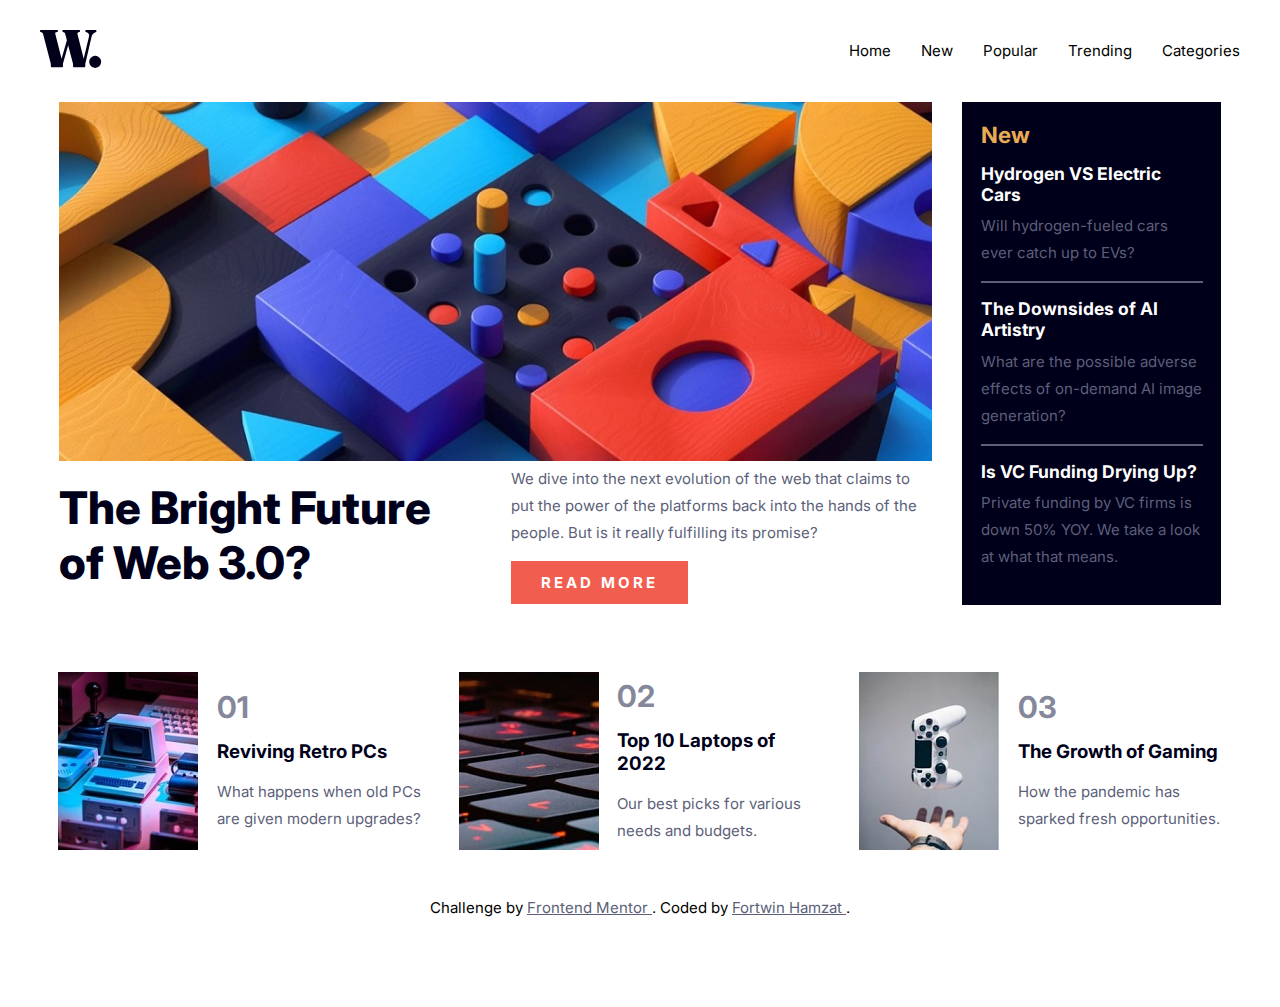
<file: index.html>
<!DOCTYPE html>
<html lang="en">
<head>
    <meta charset="UTF-8">
    <meta http-equiv="X-UA-Compatible" content="IE=edge">
    <meta name="viewport" content="width=device-width, initial-scale=1.0">
    <title>News Homepage</title>
    <link rel="stylesheet" href="./style.css">
</head>
<body>
    <header class="header">
        <div>
            <img src="./assets/images/logo.svg" alt="">
        </div>

        <nav>


            <button id="menu-close">
                <img src="./assets/images/icon-menu-close.svg" alt="">
            </button>
            <ul>
                <li>Home</li>
                <li>New</li>
                <li>Popular</li>
                <li>Trending</li>
                <li>Categories</li>
            </ul>
        </nav>



        <div class="menu-button">
            <button id="menu-button">
                <img src="./assets/images/icon-menu.svg" alt="">
            </button>
        </div>
    </header>


    <section class="showcase">

        <div>
            <picture>
                <source media="(min-width: 768px)" srcset="./assets/images/image-web-3-desktop.jpg" alt="">
                <img src="./assets/images/image-web-3-mobile.jpg" alt="">
            </picture>

            <article>
                <h1>The Bright Future of Web 3.0?</h1>

                <div>
                    <p>
                        We dive into the next evolution of the web that claims to put the power of the platforms back into the hands of the people. 
                        But is it really fulfilling its promise?
                    </p>


                    <button>Read more</button>
                </div>
            </article>
        </div>



        <div>
            <h2>New </h2>
            <article>
                <h3>Hydrogen VS Electric Cars</h3>
                <p>Will hydrogen-fueled cars ever catch up to EVs? </p>
            </article>


            <article>
                <h3>The Downsides of AI Artistry</h3>
                <p>What are the possible adverse effects of on-demand AI image generation?</p>
            </article>


            <article>
                <h3>Is VC Funding Drying Up?</h3>
                <p>Private funding by VC firms is down 50% YOY. We take a look at what that means.</p>
            </article>
        </div>
    </section>



    <div class="cards">
        <article>

            <img src="./assets/images/image-retro-pcs.jpg" alt="">
            <div>
                <span> 01</span>
                <h4> Reviving Retro PCs</h4>
                <p> What happens when old PCs are given modern upgrades?</p>

            </div>

        </article>

        <article>

            <img src="./assets/images/image-top-laptops.jpg" alt="">
            <div>
                <span> 02</span>
                <h4> Top 10 Laptops of 2022</h4>
                <p>Our best picks for various needs and budgets.</p>
            </div>

        </article>


        <article>

            <img src="./assets/images/image-gaming-growth.jpg" alt="">

            <div>
                <span> 03</span>
                <h4>The Growth of Gaming</h4>
                <p>How the pandemic has sparked fresh opportunities.</p>

            </div>
            

        </article>
    </div>

    <div class="attribution">
        Challenge by <a href="https://www.frontendmentor.io?ref=challenge" target="_blank">Frontend Mentor </a>. 
        Coded by 
        <a href="https://twitter.com/fortwin___"> Fortwin Hamzat </a>.
    </div>
    <script src="./index.js"></script>
</body>
</html>
</file>
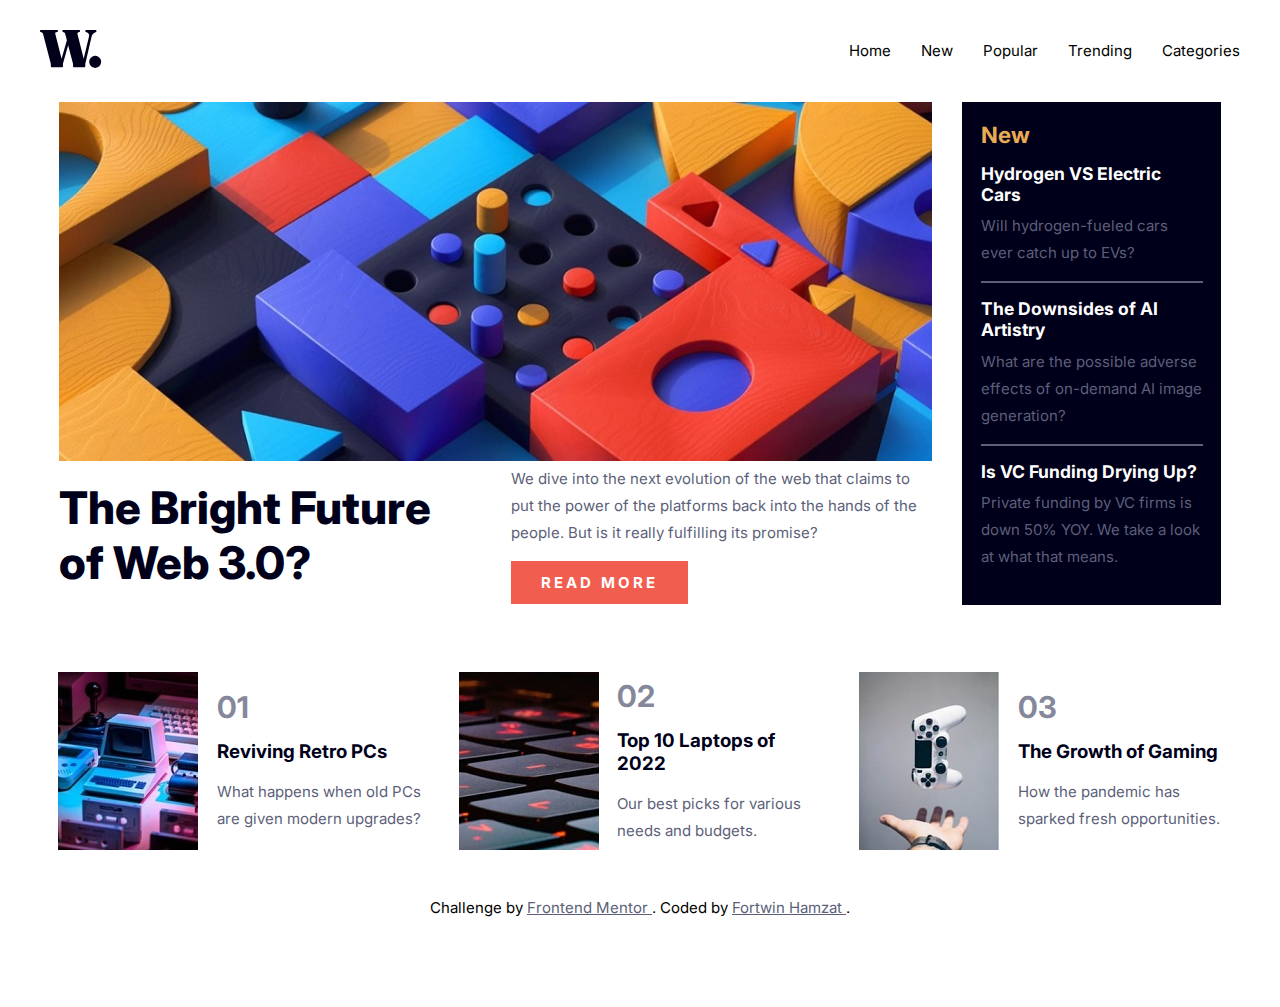
<file: news-homepage-main/index.html>
<!DOCTYPE html>
<html lang="en">
<head>
    <meta charset="UTF-8">
    <meta http-equiv="X-UA-Compatible" content="IE=edge">
    <meta name="viewport" content="width=device-width, initial-scale=1.0">
    <title>News Homepage</title>
    <link rel="stylesheet" href="./style.css">
</head>
<body>
    <header class="header">
        <div>
            <img src="./assets/images/logo.svg" alt="">
        </div>

        <nav>


            <button id="menu-close">
                <img src="./assets/images/icon-menu-close.svg" alt="">
            </button>
            <ul>
                <li>Home</li>
                <li>New</li>
                <li>Popular</li>
                <li>Trending</li>
                <li>Categories</li>
            </ul>
        </nav>



        <div class="menu-button">
            <button id="menu-button">
                <img src="./assets/images/icon-menu.svg" alt="">
            </button>
        </div>
    </header>


    <section class="showcase">

        <div>
            <picture>
                <source media="(min-width: 768px)" srcset="./assets/images/image-web-3-desktop.jpg" alt="">
                <img src="./assets/images/image-web-3-mobile.jpg" alt="">
            </picture>

            <article>
                <h1>The Bright Future of Web 3.0?</h1>

                <div>
                    <p>
                        We dive into the next evolution of the web that claims to put the power of the platforms back into the hands of the people. 
                        But is it really fulfilling its promise?
                    </p>


                    <button>Read more</button>
                </div>
            </article>
        </div>



        <div>
            <h2>New </h2>
            <article>
                <h3>Hydrogen VS Electric Cars</h3>
                <p>Will hydrogen-fueled cars ever catch up to EVs? </p>
            </article>


            <article>
                <h3>The Downsides of AI Artistry</h3>
                <p>What are the possible adverse effects of on-demand AI image generation?</p>
            </article>


            <article>
                <h3>Is VC Funding Drying Up?</h3>
                <p>Private funding by VC firms is down 50% YOY. We take a look at what that means.</p>
            </article>
        </div>
    </section>



    <div class="cards">
        <article>

            <img src="./assets/images/image-retro-pcs.jpg" alt="">
            <div>
                <span> 01</span>
                <h4> Reviving Retro PCs</h4>
                <p> What happens when old PCs are given modern upgrades?</p>

            </div>

        </article>

        <article>

            <img src="./assets/images/image-top-laptops.jpg" alt="">
            <div>
                <span> 02</span>
                <h4> Top 10 Laptops of 2022</h4>
                <p>Our best picks for various needs and budgets.</p>
            </div>

        </article>


        <article>

            <img src="./assets/images/image-gaming-growth.jpg" alt="">

            <div>
                <span> 03</span>
                <h4>The Growth of Gaming</h4>
                <p>How the pandemic has sparked fresh opportunities.</p>

            </div>
            

        </article>
    </div>

    <div class="attribution">
        Challenge by <a href="https://www.frontendmentor.io?ref=challenge" target="_blank">Frontend Mentor </a>. 
        Coded by 
        <a href="https://twitter.com/fortwin___"> Fortwin Hamzat </a>.
    </div>
    <script src="./index.js"></script>
</body>
</html>
</file>
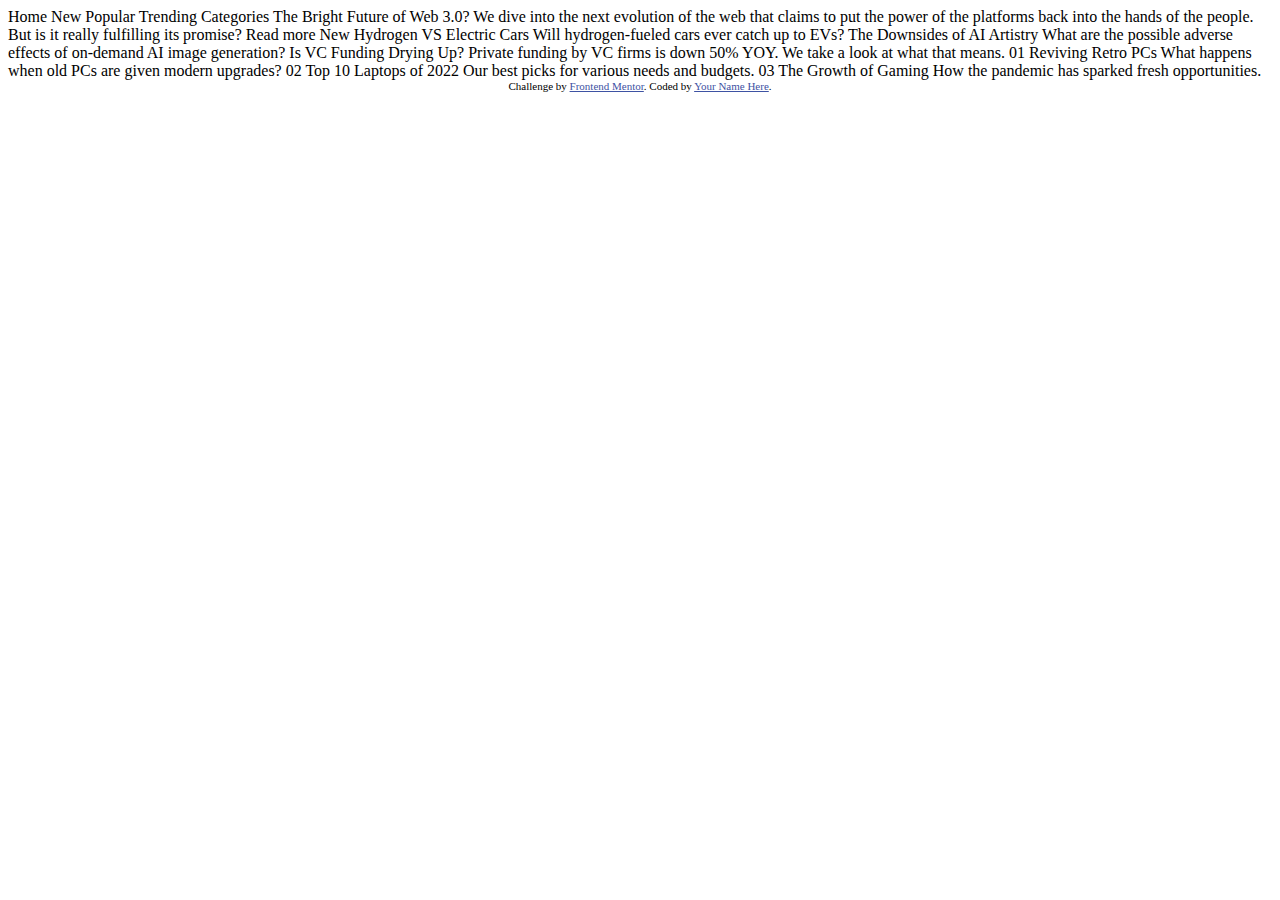
<file: sample.html>
<!DOCTYPE html>
<html lang="en">
<head>
  <meta charset="UTF-8">
  <meta name="viewport" content="width=device-width, initial-scale=1.0"> <!-- displays site properly based on user's device -->

  <link rel="icon" type="image/png" sizes="32x32" href="./images/favicon-32x32.png">
  
  <title>Frontend Mentor | News homepage</title>

  <!-- Feel free to remove these styles or customise in your own stylesheet 👍 -->
  <style>
    .attribution { font-size: 11px; text-align: center; }
    .attribution a { color: hsl(228, 45%, 44%); }
  </style>
</head>
<body>

  Home
  New
  Popular
  Trending
  Categories

  The Bright Future of Web 3.0?

  We dive into the next evolution of the web that claims to put the power of the platforms back into the hands of the people. 
  But is it really fulfilling its promise?

  Read more

  New 

  Hydrogen VS Electric Cars
  Will hydrogen-fueled cars ever catch up to EVs?

  The Downsides of AI Artistry
  What are the possible adverse effects of on-demand AI image generation?

  Is VC Funding Drying Up?
  Private funding by VC firms is down 50% YOY. We take a look at what that means.

  01
  Reviving Retro PCs
  What happens when old PCs are given modern upgrades?

  02
  Top 10 Laptops of 2022
  Our best picks for various needs and budgets.

  03
  The Growth of Gaming
  How the pandemic has sparked fresh opportunities.
  
  <div class="attribution">
    Challenge by <a href="https://www.frontendmentor.io?ref=challenge" target="_blank">Frontend Mentor</a>. 
    Coded by <a href="#">Your Name Here</a>.
  </div>
</body>
</html>
</file>
<file: style.css>
@import url("https://fonts.googleapis.com/css2?family=Inter:wght@400;700;800&display=swap");
* {
  font-family: "Inter", sans-serif;
  padding: 0;
  margin: 0%;
  box-sizing: border-box;
}

body {
  max-width: 1200px;
  margin: auto;
  padding-bottom: 4rem;
}

img {
  max-width: 100%;
  width: 100%;
}

ul {
  list-style-type: none;
}

html {
  font-size: 0.9375rem;
}

p {
  line-height: 1.8;
  color: hsl(236deg, 13%, 42%);
}

.header {
  display: flex;
  align-items: center;
  justify-content: space-between;
  padding: 1.25rem;
}
.header nav {
  opacity: 0;
  z-index: -9999;
  transition: all 0.5s ease-in-out;
}
.header nav #menu-close {
  background-color: transparent;
  outline: none;
  border: none;
  position: absolute;
  right: 1.25rem;
  top: 1.25rem;
  z-index: 999999999999;
  cursor: pointer;
}
.header nav.open {
  position: fixed;
  right: 0;
  top: 0;
  bottom: 0;
  width: 75vw;
  background-color: white;
  padding: 1.25rem;
  opacity: 1;
  box-shadow: -4px -4px -4px rgba(0, 0, 0, 0.5);
  z-index: 99999999999999;
}
.header nav ul {
  position: absolute;
  top: 50%;
  transform: translateY(-50%);
}
.header nav ul li {
  margin: 1.5rem 0;
  font-size: 1rem;
  cursor: pointer;
  transition: all 0.4s ease-in-out;
}
.header nav ul li:hover {
  color: hsl(5deg, 85%, 63%);
}
.header .menu-button button {
  background: transparent;
  border: none;
  outline: none;
  cursor: pointer;
}

.showcase {
  padding: 1.25rem;
  padding-top: 0;
}
.showcase h1 {
  font-size: 2rem;
  font-weight: 800;
  color: hsl(240deg, 100%, 5%);
  margin: 1rem 0;
}
.showcase div:first-child article p {
  margin-bottom: 1rem;
}
.showcase div:first-child article button {
  background-color: hsl(5deg, 85%, 63%);
  color: white;
  padding: 0.8rem 2rem;
  font-size: 1rem;
  font-weight: 700;
  text-transform: uppercase;
  transition: all 0.3s ease-in-out;
  outline: none;
  border: none;
  letter-spacing: 0.2rem;
}
.showcase div:first-child article button:hover {
  background-color: hsl(240deg, 100%, 5%);
  cursor: pointer;
}
.showcase > div:last-child {
  background-color: hsl(240deg, 100%, 5%);
  margin-top: 2rem;
  padding: 1.25rem 1.25rem 0;
}
.showcase > div:last-child article {
  padding: 1rem 0;
}
.showcase > div:last-child article:not(:last-child) {
  border-bottom: 2px solid hsl(236deg, 13%, 42%);
}
.showcase > div:last-child h2 {
  color: hsl(35deg, 77%, 62%);
}
.showcase > div:last-child h3 {
  color: white;
  margin-bottom: 0.5rem;
  transition: all 0.3s ease-in-out;
}
.showcase > div:last-child h3:hover {
  color: hsl(35deg, 77%, 62%);
  cursor: pointer;
}

.cards {
  padding: 1.2rem;
  display: grid;
  grid-template-columns: repeat(1, 1fr);
  gap: 2.5rem;
}
.cards article {
  display: flex;
  gap: 1.25rem;
  align-items: center;
}
.cards article img {
  width: 9.375rem;
}
.cards article span {
  color: hsl(236deg, 13%, 42%);
  font-weight: bold;
  font-size: 2rem;
  opacity: 75%;
}
.cards article h4 {
  font-size: 1.25rem;
  color: hsl(240deg, 100%, 5%);
  margin: 1rem 0;
}

@media (min-width: 768px) {
  .cards {
    display: grid;
    grid-template-columns: repeat(2, 1fr);
    margin-top: 2rem;
  }
}
@media (min-width: 1024px) {
  .header {
    padding: 2rem 0;
  }
  .header nav {
    opacity: 1;
    z-index: auto;
    width: 100%;
  }
  .header nav.open {
    position: relative;
    width: auto;
    background-color: transparent;
    padding: 0;
    z-index: auto;
  }
  .header nav #menu-close {
    display: none;
  }
  .header nav ul {
    position: relative;
    top: 0;
    display: flex;
    align-items: center;
    justify-content: flex-end;
    gap: 2rem;
    transform: translateY(0%);
  }
  .header nav ul li {
    margin: 0;
  }
  .header .menu-button button {
    display: none;
  }
  .showcase {
    display: flex;
    gap: 2rem;
  }
  .showcase h1 {
    font-size: 3rem;
  }
  .showcase > div:first-child article {
    display: grid;
    grid-template-columns: repeat(2, 1fr);
    gap: 2rem;
    place-items: center;
  }
  .showcase > div:last-child {
    margin-top: 0;
  }
  .cards {
    grid-template-columns: repeat(3, 1fr);
  }
}
.attribution {
  margin: 2rem;
  text-align: center;
}
.attribution a {
  color: hsl(236deg, 13%, 42%);
}/*# sourceMappingURL=style.css.map */
</file>
<file: news-homepage-main/style.css>
@import url("https://fonts.googleapis.com/css2?family=Inter:wght@400;700;800&display=swap");
* {
  font-family: "Inter", sans-serif;
  padding: 0;
  margin: 0%;
  box-sizing: border-box;
}

body {
  max-width: 1200px;
  margin: auto;
  padding-bottom: 4rem;
}

img {
  max-width: 100%;
  width: 100%;
}

ul {
  list-style-type: none;
}

html {
  font-size: 0.9375rem;
}

p {
  line-height: 1.8;
  color: hsl(236deg, 13%, 42%);
}

.header {
  display: flex;
  align-items: center;
  justify-content: space-between;
  padding: 1.25rem;
}
.header nav {
  opacity: 0;
  z-index: -9999;
  transition: all 0.5s ease-in-out;
}
.header nav #menu-close {
  background-color: transparent;
  outline: none;
  border: none;
  position: absolute;
  right: 1.25rem;
  top: 1.25rem;
  z-index: 999999999999;
  cursor: pointer;
}
.header nav.open {
  position: fixed;
  right: 0;
  top: 0;
  bottom: 0;
  width: 75vw;
  background-color: white;
  padding: 1.25rem;
  opacity: 1;
  box-shadow: -4px -4px -4px rgba(0, 0, 0, 0.5);
  z-index: 99999999999999;
}
.header nav ul {
  position: absolute;
  top: 50%;
  transform: translateY(-50%);
}
.header nav ul li {
  margin: 1.5rem 0;
  font-size: 1rem;
  cursor: pointer;
  transition: all 0.4s ease-in-out;
}
.header nav ul li:hover {
  color: hsl(5deg, 85%, 63%);
}
.header .menu-button button {
  background: transparent;
  border: none;
  outline: none;
  cursor: pointer;
}

.showcase {
  padding: 1.25rem;
  padding-top: 0;
}
.showcase h1 {
  font-size: 2rem;
  font-weight: 800;
  color: hsl(240deg, 100%, 5%);
  margin: 1rem 0;
}
.showcase div:first-child article p {
  margin-bottom: 1rem;
}
.showcase div:first-child article button {
  background-color: hsl(5deg, 85%, 63%);
  color: white;
  padding: 0.8rem 2rem;
  font-size: 1rem;
  font-weight: 700;
  text-transform: uppercase;
  transition: all 0.3s ease-in-out;
  outline: none;
  border: none;
  letter-spacing: 0.2rem;
}
.showcase div:first-child article button:hover {
  background-color: hsl(240deg, 100%, 5%);
  cursor: pointer;
}
.showcase > div:last-child {
  background-color: hsl(240deg, 100%, 5%);
  margin-top: 2rem;
  padding: 1.25rem 1.25rem 0;
}
.showcase > div:last-child article {
  padding: 1rem 0;
}
.showcase > div:last-child article:not(:last-child) {
  border-bottom: 2px solid hsl(236deg, 13%, 42%);
}
.showcase > div:last-child h2 {
  color: hsl(35deg, 77%, 62%);
}
.showcase > div:last-child h3 {
  color: white;
  margin-bottom: 0.5rem;
  transition: all 0.3s ease-in-out;
}
.showcase > div:last-child h3:hover {
  color: hsl(35deg, 77%, 62%);
  cursor: pointer;
}

.cards {
  padding: 1.2rem;
  display: grid;
  grid-template-columns: repeat(1, 1fr);
  gap: 2.5rem;
}
.cards article {
  display: flex;
  gap: 1.25rem;
  align-items: center;
}
.cards article img {
  width: 9.375rem;
}
.cards article span {
  color: hsl(236deg, 13%, 42%);
  font-weight: bold;
  font-size: 2rem;
  opacity: 75%;
}
.cards article h4 {
  font-size: 1.25rem;
  color: hsl(240deg, 100%, 5%);
  margin: 1rem 0;
}

@media (min-width: 768px) {
  .cards {
    display: grid;
    grid-template-columns: repeat(2, 1fr);
    margin-top: 2rem;
  }
}
@media (min-width: 1024px) {
  .header {
    padding: 2rem 0;
  }
  .header nav {
    opacity: 1;
    z-index: auto;
    width: 100%;
  }
  .header nav.open {
    position: relative;
    width: auto;
    background-color: transparent;
    padding: 0;
    z-index: auto;
  }
  .header nav #menu-close {
    display: none;
  }
  .header nav ul {
    position: relative;
    top: 0;
    display: flex;
    align-items: center;
    justify-content: flex-end;
    gap: 2rem;
    transform: translateY(0%);
  }
  .header nav ul li {
    margin: 0;
  }
  .header .menu-button button {
    display: none;
  }
  .showcase {
    display: flex;
    gap: 2rem;
  }
  .showcase h1 {
    font-size: 3rem;
  }
  .showcase > div:first-child article {
    display: grid;
    grid-template-columns: repeat(2, 1fr);
    gap: 2rem;
    place-items: center;
  }
  .showcase > div:last-child {
    margin-top: 0;
  }
  .cards {
    grid-template-columns: repeat(3, 1fr);
  }
}
.attribution {
  margin: 2rem;
  text-align: center;
}
.attribution a {
  color: hsl(236deg, 13%, 42%);
}/*# sourceMappingURL=style.css.map */
</file>
